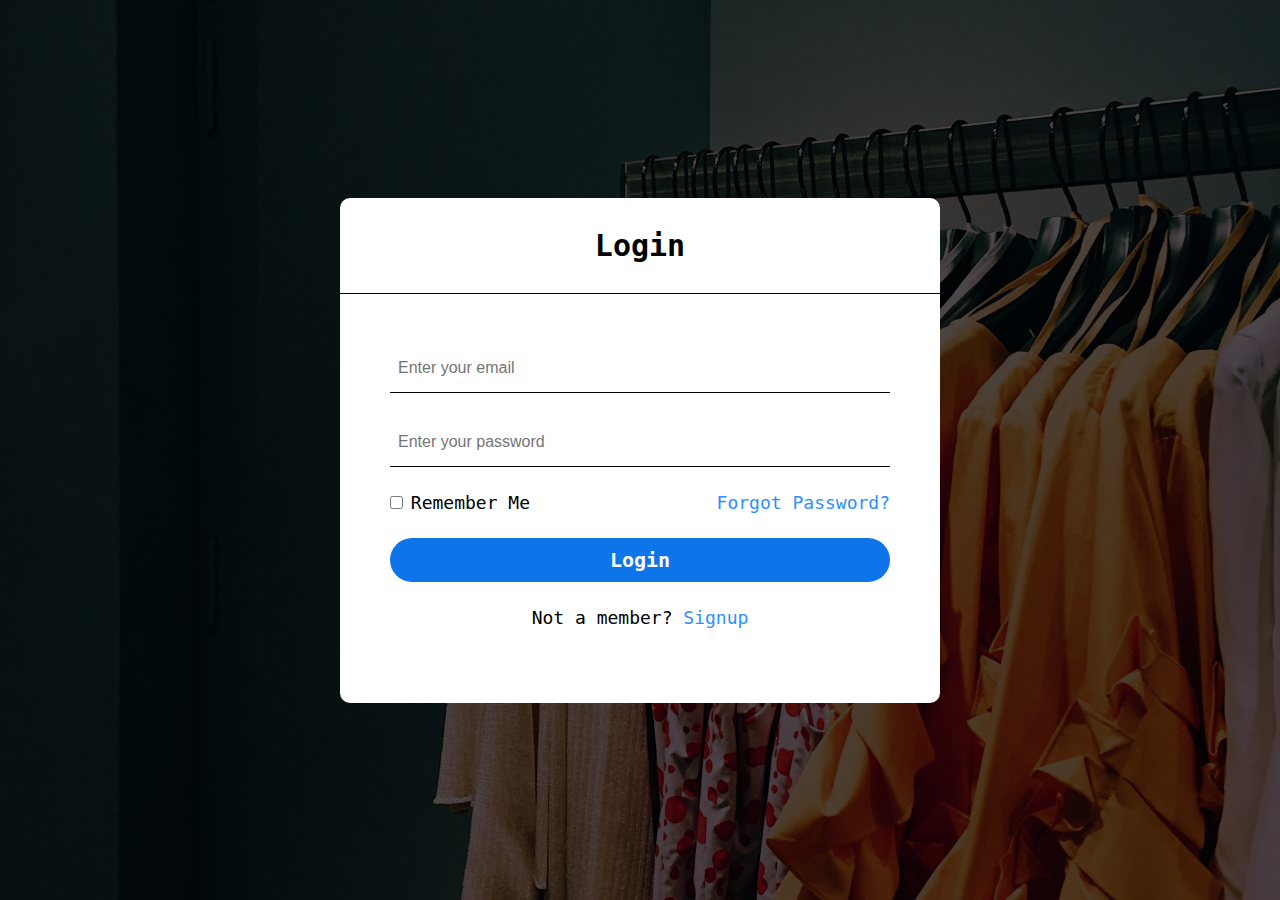
<file: login.html>
<!DOCTYPE html>
<html lang="en">

<head>
    <meta charset="UTF-8">
    <meta http-equiv="X-UA-Compatible" content="IE=edge">
    <meta name="viewport" content="width=device-width, initial-scale=1.0">
    <title>fashionate | Login</title>
    <link rel="stylesheet" href="login-style.css">
</head>

<body>
    <div class="wrapper">
        <div class="container">
            <div class="content">
                <h1>Login</h1>
                <form action="#">
                    <div class="box box-1">
                        <input type="email" placeholder="Enter your email" required>
                    </div>
                    <div class="box box-2">
                        <input type="password" placeholder="Enter your password" required>
                    </div>
                    <div class="box box-3">
                        <input type="checkbox" id="check">
                        <label for="check">Remember Me</label>
                        <a href="#">Forgot Password?</a>
                    </div>
                    <div class="box box-4">
                        <input type="submit" value="Login">
                    </div>
                    <div class="box box-5">
                        <p>Not a member? <a href="signup.html">Signup</a></p>
                    </div>
                </form>
            </div>
        </div>
    </div>
</body>

</html>
</file>
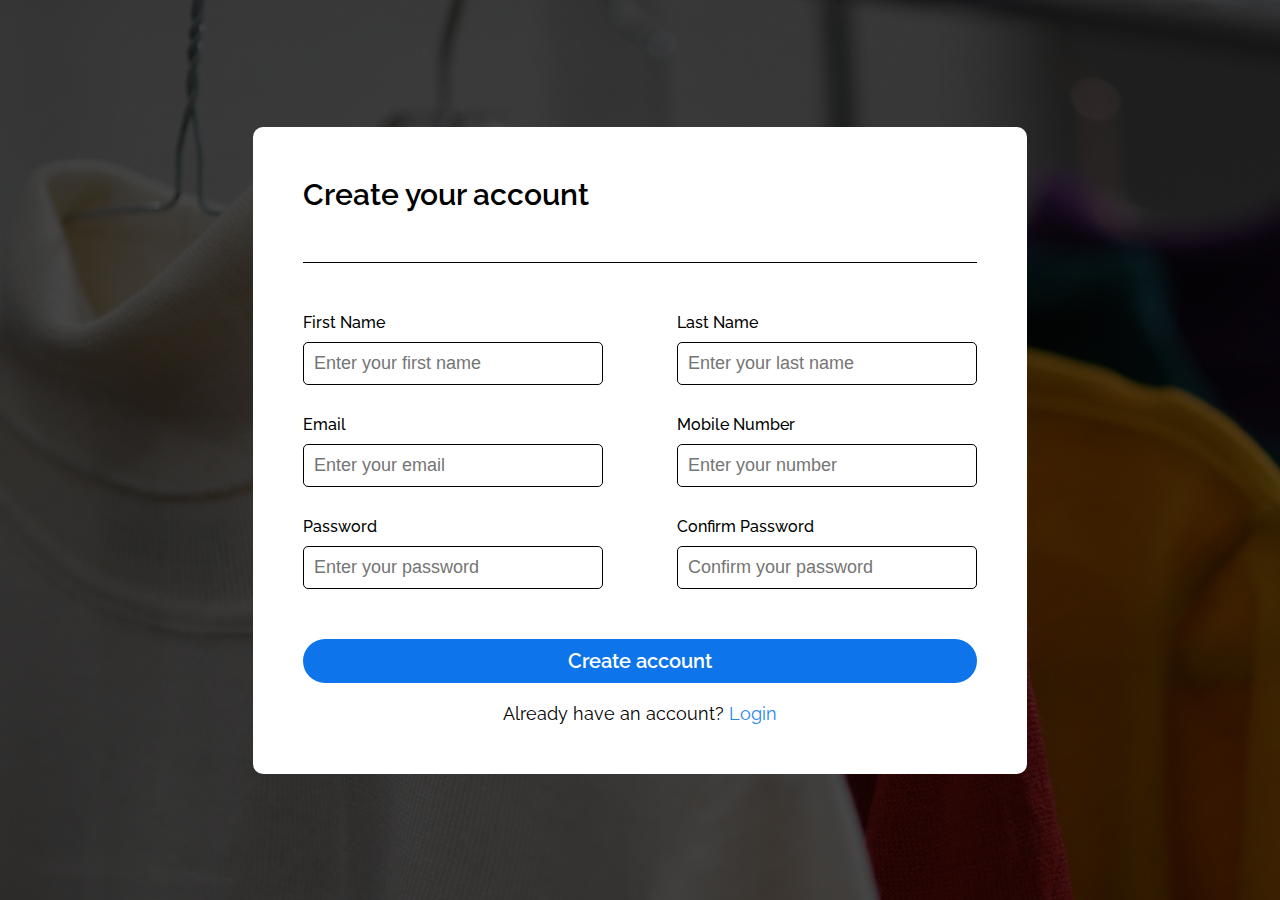
<file: signup.html>
<!DOCTYPE html>
<html lang="en">

<head>
    <meta charset="UTF-8">
    <meta http-equiv="X-UA-Compatible" content="IE=edge">
    <meta name="viewport" content="width=device-width, initial-scale=1.0">
    <title>fashionate | Signup</title>
    <link rel="stylesheet" href="signup-style.css">
</head>

<body>
    <div class="wrapper">
        <div class="container">
            <div class="content">
                <h1>Create your account</h1>
                <form>
                    <div class="row row-1">
                        <div class="box box-1">
                            <label>First Name</label>
                            <input type="text" placeholder="Enter your first name" required>
                        </div>
                        <div class="box box-2">
                            <label>Last Name</label>
                            <input type="text" placeholder="Enter your last name" required>
                        </div>
                    </div>
                    <div class="row row-2">
                        <div class="box box-3">
                            <label>Email</label>
                            <input type="email" placeholder="Enter your email" required>
                        </div>
                        <div class="box box-4">
                            <label>Mobile Number</label>
                            <input type="text" placeholder="Enter your number" required>
                        </div>
                    </div>
                    <div class="row row-3">
                        <div class="box box-5">
                            <label>Password</label>
                            <input type="password" placeholder="Enter your password" required>
                        </div>
                        <div class="box box-6">
                            <label>Confirm Password</label>
                            <input type="password" placeholder="Confirm your password" required>
                        </div>
                    </div>
                    <div class="btn">
                        <input type="submit" value="Create account">
                    </div>
                    <div class="para">
                        <p>Already have an account? <a href="login.html">Login</a></p>
                    </div>
                </form>
            </div>
        </div>
    </div>
</body>

</html>
</file>
<file: login-style.css>
*{
    margin: 0px;
    padding: 0px;
    box-sizing: border-box;
}

body{
    font-family: monospace;
}

.wrapper{
    background-image: linear-gradient(rgba(0, 0, 0, 0.7), rgba(0, 0, 0, 0.7)), 
                      url("images/marcus-loke-xXJ6utyoSw0-unsplash.jpg");
    background-repeat: no-repeat;
    background-position: center;
    background-size: 100%;
}

.wrapper .image img{
    width: 100%;
}

.wrapper .container{
    width: 70%;
    height: 100vh;
    margin: 0px auto;
    display: flex;
    flex-direction: row;
    justify-content: center;
    align-items: center;
}

.wrapper .container .content{
    background-color: white;
    display: inline-block;
    border-radius: 10px;
}

.wrapper .container .content h1{
    text-align: center;
    padding: 30px 0px;
    border-bottom: 1px solid black;
    font-size: 30px;
}

.wrapper .container .content form{
    padding: 50px;
}

.wrapper .container .content form .box{
    margin-bottom: 25px;
}

.wrapper .container .content form .box-1 input,
.wrapper .container .content form .box-2 input{
    border: none;
    border-bottom: 1px solid black;
    font-size: 16px;
    padding: 15px 0px 15px 8px;
    width: 500px;
}

.wrapper .container .content form .box-3{
    /* border: 1px solid red; */
    text-align: left;
}

.wrapper .container .content form .box-3 label{
    font-size: 18px;
    cursor: pointer;
    /* border: 1px solid blue; */
}

.wrapper .container .content form .box-3 input{
    cursor: pointer;
    /* border: 1px solid green; */
    
}

.wrapper .container .content form .box-4 input{
    cursor: pointer;
    width: 100%;
    border: none;
    border-radius: 30px;
    font-size: 20px;
    font-weight: 600;
    font-family:  monospace;
    padding: 10px 0px;
    background-color: rgb(13, 116, 233);
    color: white;
    transition: all;
    transition-duration: 200ms;
}

.wrapper .container .content form .box-3 a{
    font-size: 18px;
    text-decoration: none;
    float: right;
    color: rgb(45, 143, 255);
    transition: all;
    transition-duration: 200ms;
}

.wrapper .container .content form .box-5 p{
    font-size: 18px;
    text-align: center;
}

.wrapper .container .content form .box-5 a{
    font-size: 18px;
    color: rgb(45, 143, 255);
    text-decoration: none;
    transition: all;
    transition-duration: 200ms;
}

.wrapper .container .content form .box-3 a:hover,
.wrapper .container .content form .box-5 a:hover{
    text-decoration: underline;
    color: black;
}

.wrapper .container .content form .box-4 input:hover{
    background-color: rgb(32, 136, 255);
}

.wrapper .container .content form .box-1 input:hover,
.wrapper .container .content form .box-2 input:hover{
    background-color: rgb(238, 238, 238);
}

.wrapper .container .content form .box-1 input:focus,
.wrapper .container .content form .box-2 input:focus{
    background-color: rgb(238, 238, 238);
    border: none;
}
</file>
<file: signup-style.css>
@import url('https://fonts.googleapis.com/css2?family=Raleway:wght@300;400;500;600&display=swap');

*{
    margin: 0px;
    padding: 0px;
    box-sizing: border-box;
}

body{
    font-family: 'Raleway', sans-serif;
}

.wrapper{
    background-image: linear-gradient(rgba(0, 0, 0, 0.7), rgba(0, 0, 0, 0.7)),
                      url("images/moses-janga-WZaPKRy4zYQ-unsplash.jpg");
}

.wrapper .container{
    height: 100vh;
    display: flex;
    flex-direction: row;
    justify-content: center;
    align-items: center;
}
     
.wrapper .container .content{
    display: inline-block;
    background-color: white;
    padding: 50px;
    padding-top: 0px;
    border-radius: 10px;
}

.wrapper .container .content h1{
    font-size: 30px;
    font-weight: 600;
    margin-bottom: 50px;
    padding: 50px 0px;
    border-bottom: 1px solid black;
}

.wrapper .container .content form .row{
    margin-bottom: 30px;
}

.wrapper .container .content form .row .box{
    display: inline-block;
}

.wrapper .container .content form .row .box label,
.wrapper .container .content form .row .box input{
    display: block;
    text-align: left;
}

.wrapper .container .content form .row .box label{
    font-size: 16px;
    margin-bottom: 10px;
    font-weight: 500;
}

.wrapper .container .content form .row .box input{
    padding: 10px;
    font-size: 18px;
    font-weight: 300;
    border: none;
    border: 1px solid black;
    border-radius: 5px;
    width: 300px;
}

.wrapper .container .content form .row .box-1,
.wrapper .container .content form .row .box-3,
.wrapper .container .content form .row .box-5{
    margin-right: 70px;
}

.wrapper .container .content form .row .box input:hover{
    background-color: rgb(238, 238, 238);
}

.wrapper .container .content form .row .box input:focus{
    background-color: rgb(238, 238, 238);
    border: none;
}

.wrapper .container .content form .para{
    font-size: 18px;
    text-align: center;
}

.wrapper .container .content form .para a{
    font-size: 18px;
    color: rgb(39, 133, 240);
    text-decoration: none;
    transition: all;
    transition-duration: 200ms;
}

.wrapper .container .content form .para a:hover{
    text-decoration: underline;
    color: black;
}

.wrapper .container .content form .btn input{
    cursor: pointer;
    width: 100%;
    border: none;
    border-radius: 30px;
    font-size: 20px;
    font-weight: 600;
    font-family: 'Raleway', sans-serif;
    padding: 10px 0px;
    background-color: rgb(13, 116, 233);
    color: white;
    transition: all;
    transition-duration: 200ms;
    margin: 20px 0px;
}

.wrapper .container .content form .btn input:hover{
    background-color: rgb(32, 136, 255);
}
</file>
